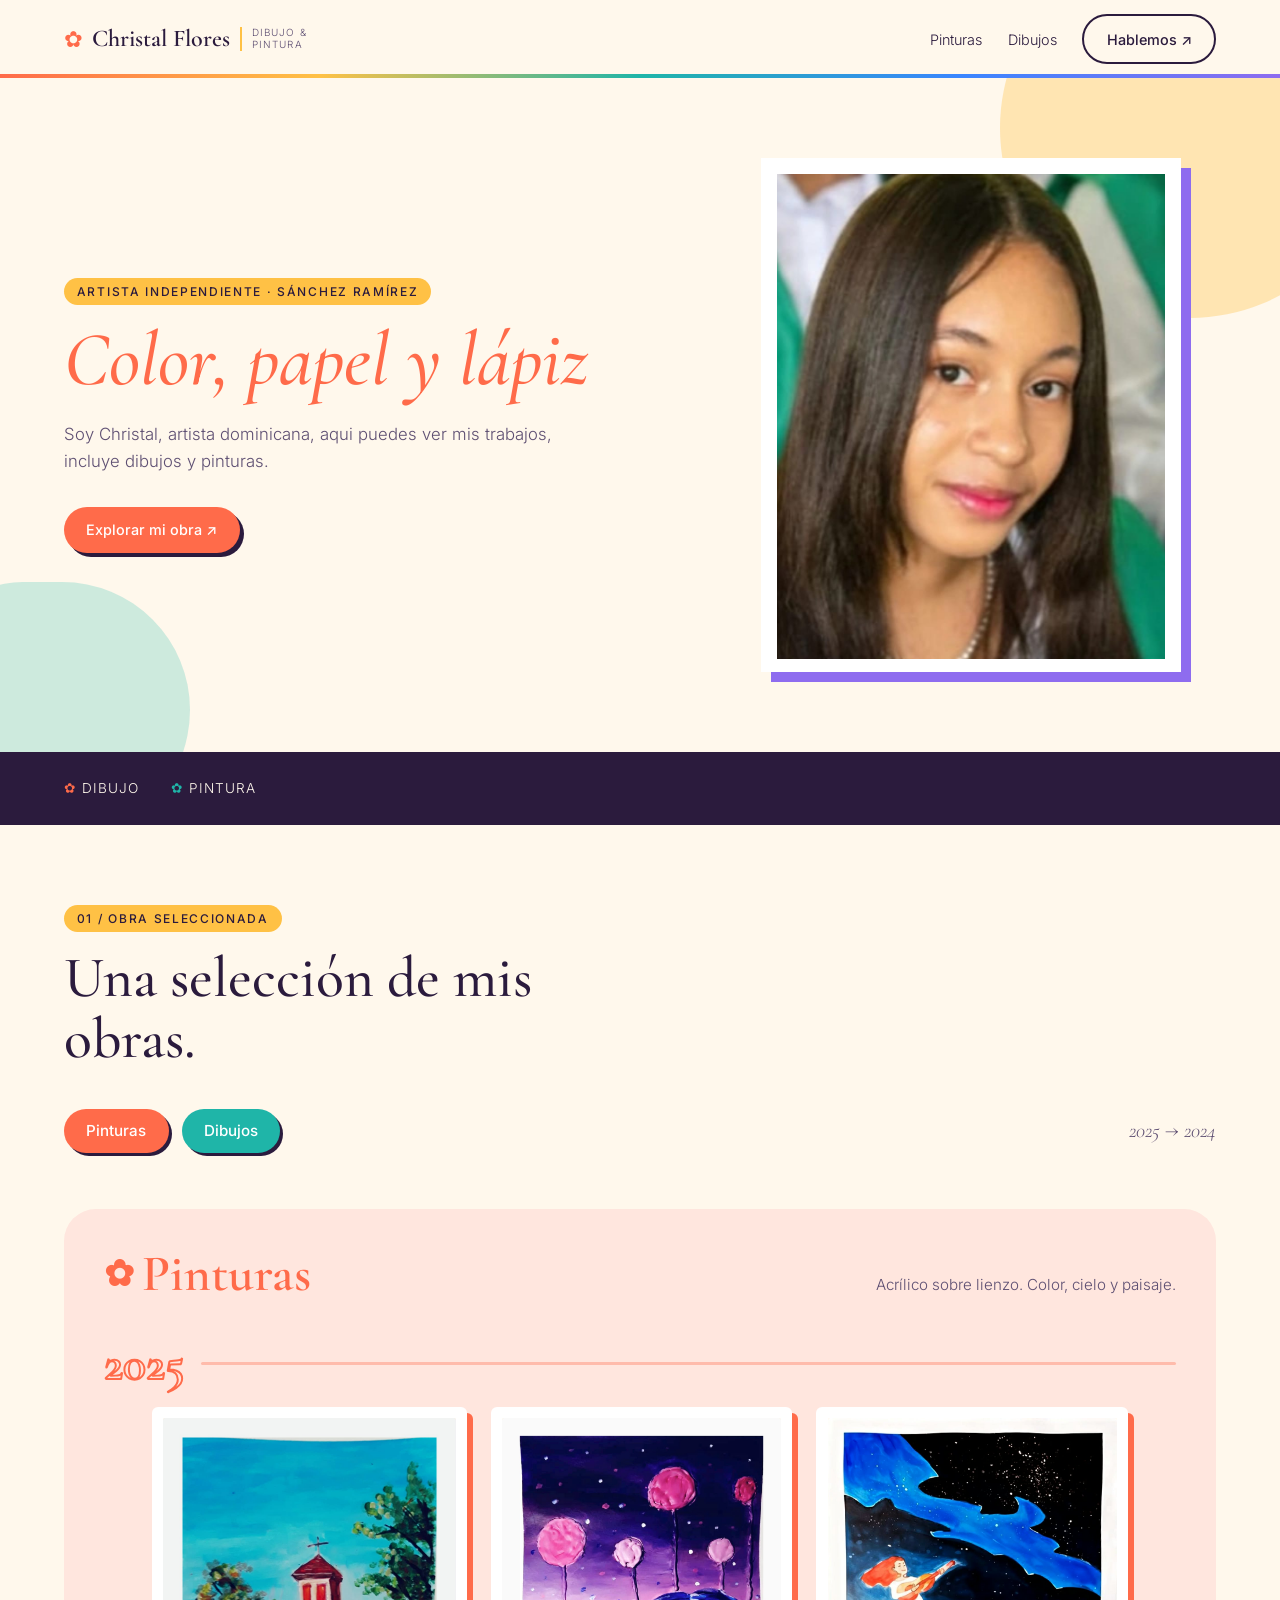
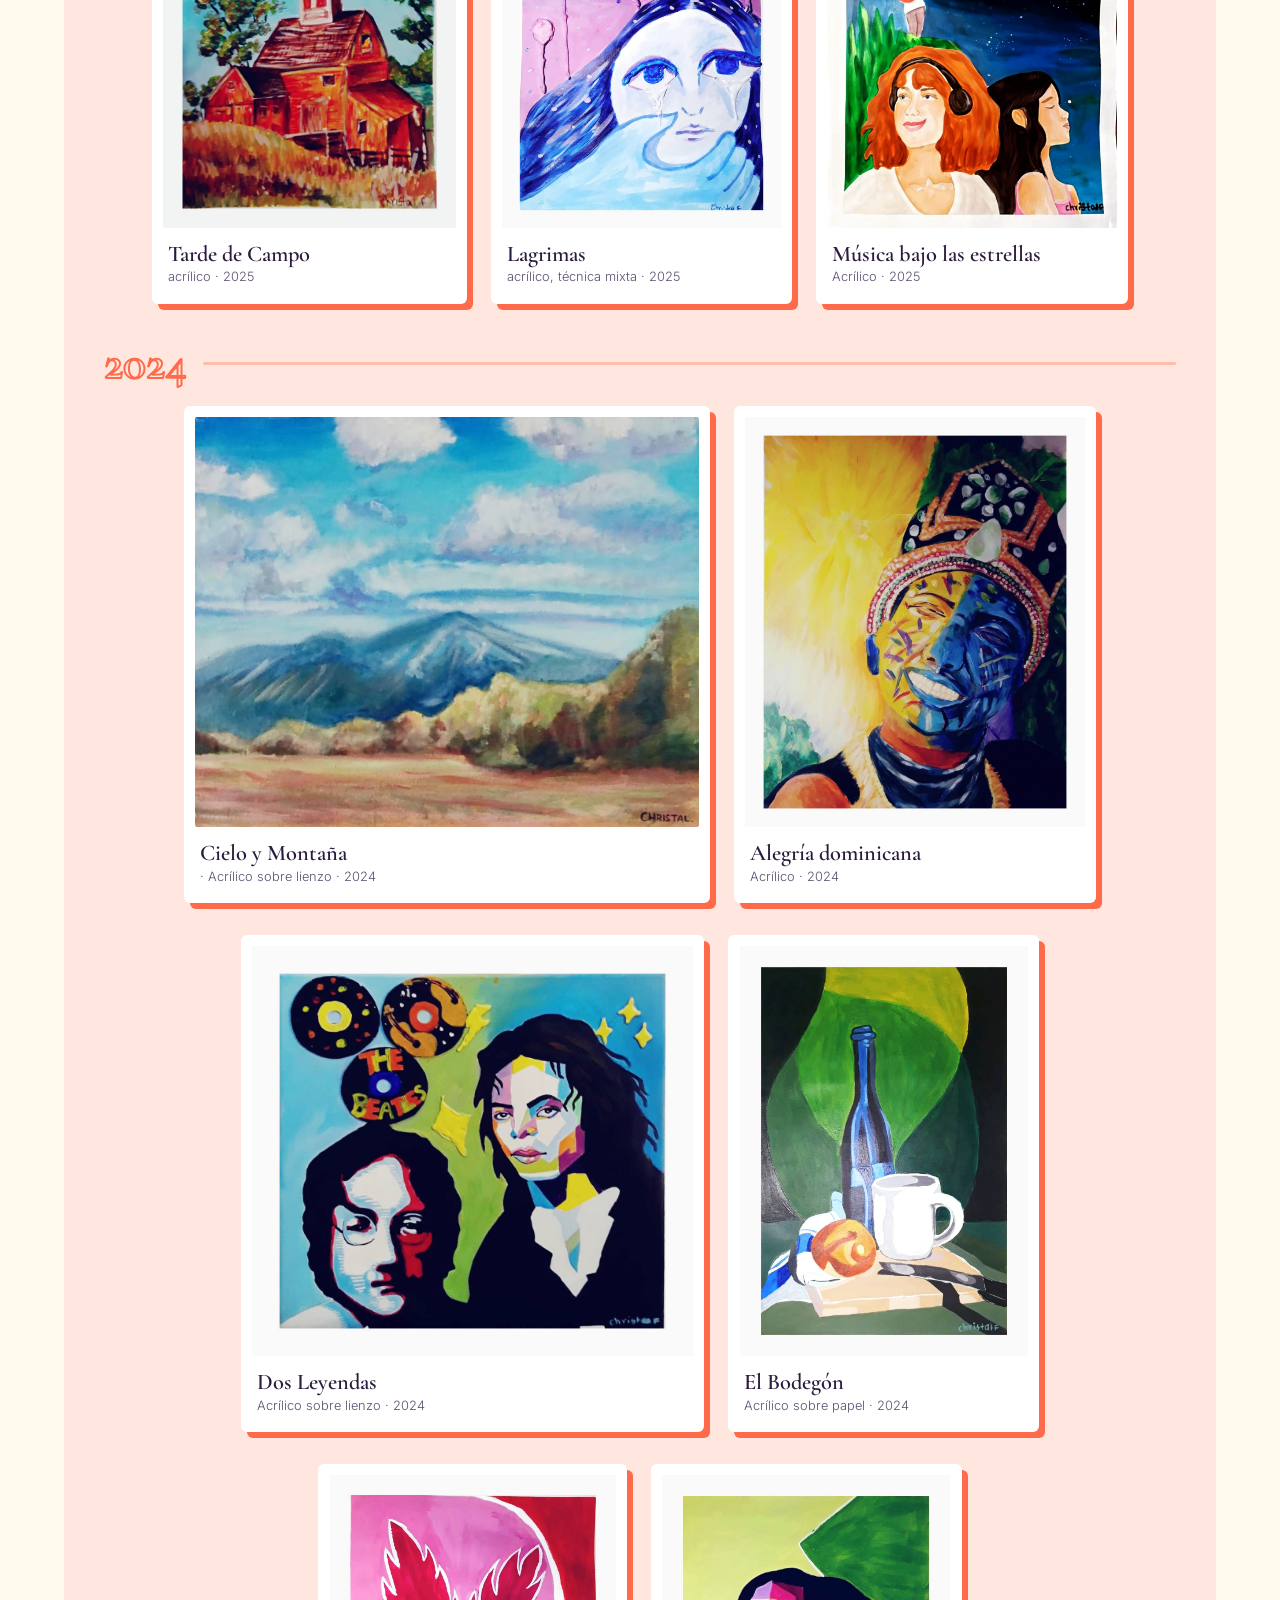
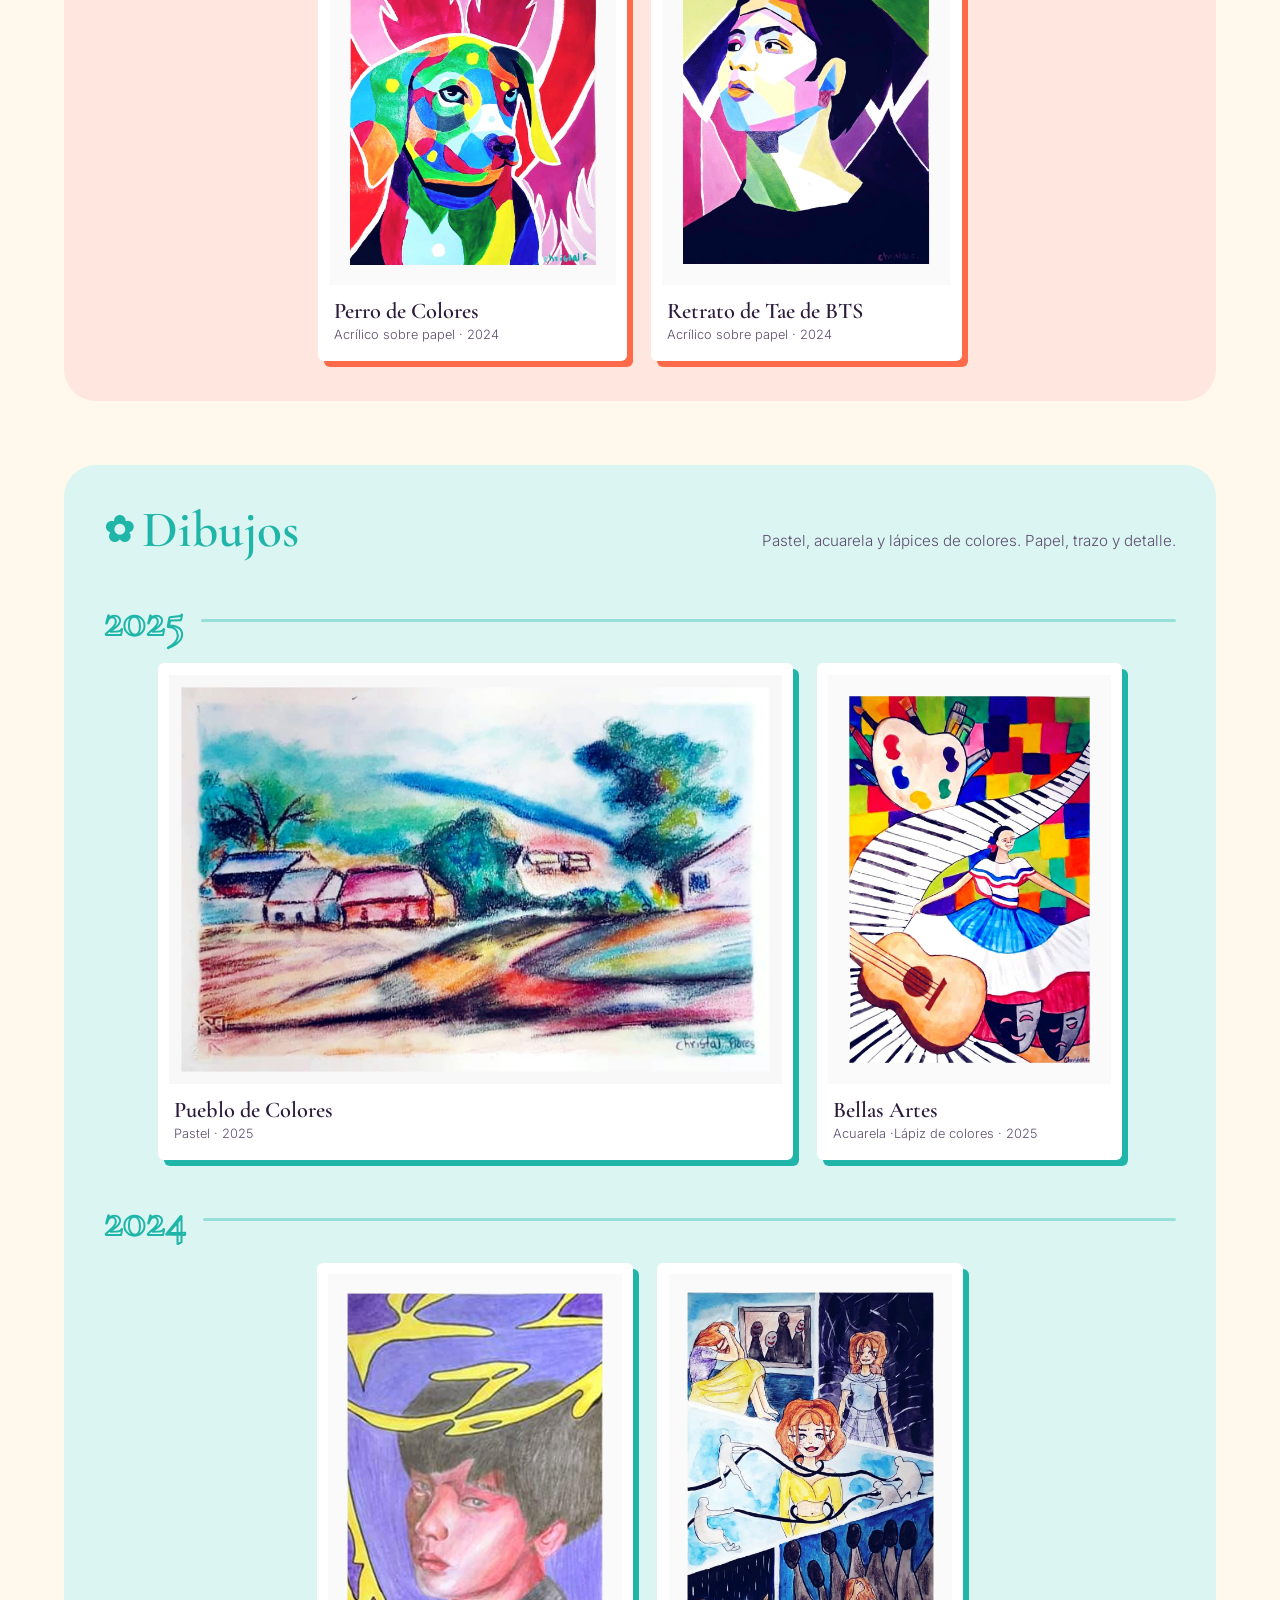
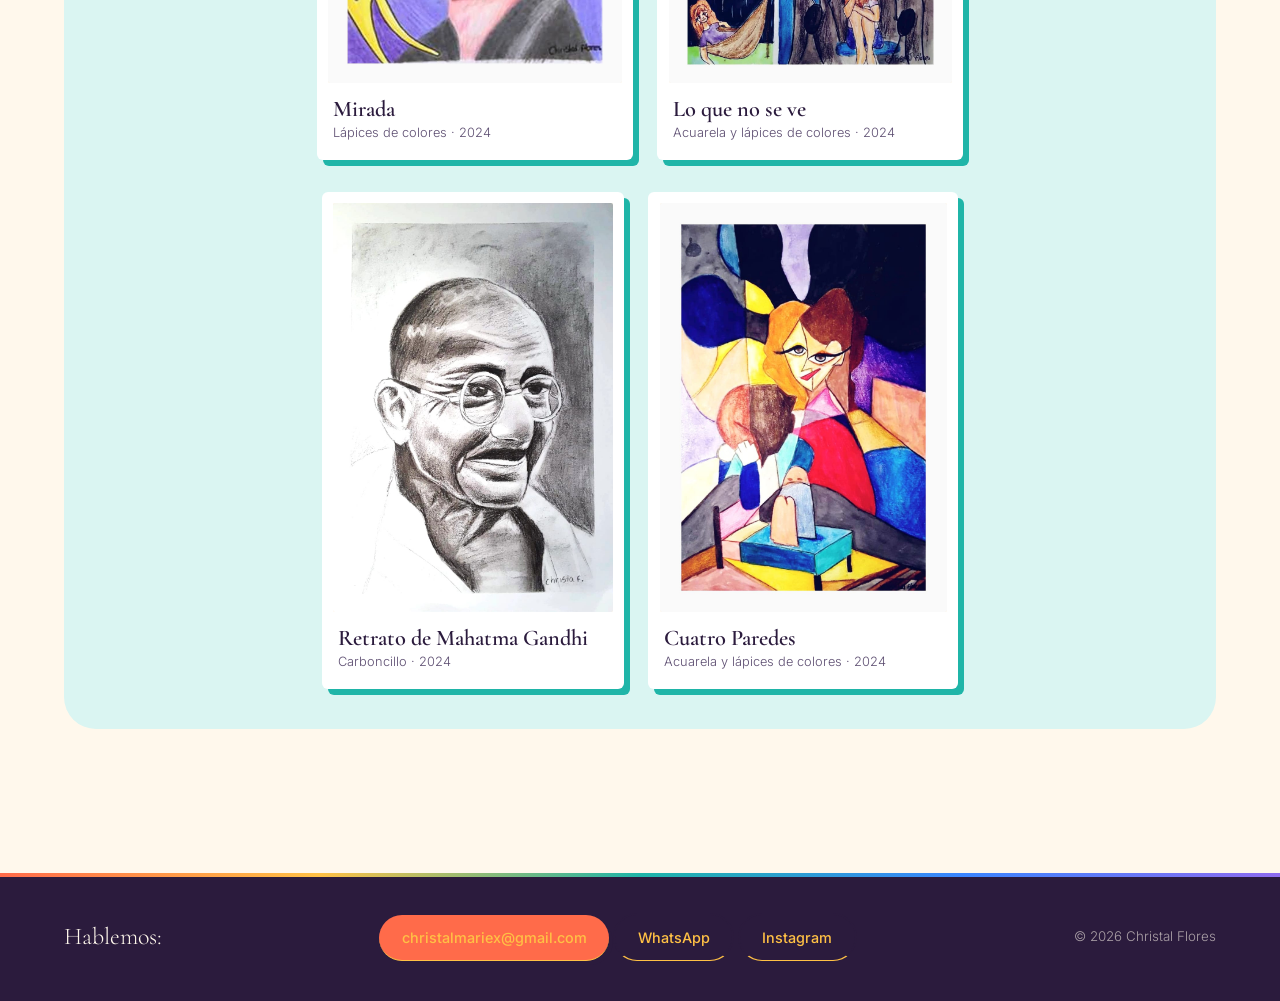
<file: index.html>
<!DOCTYPE html>
<html lang="es">
<head>
  <meta charset="UTF-8">
  <meta name="viewport" content="width=device-width, initial-scale=1">
  <title>Christal Flores · Dibujo y Pintura</title>
  <link rel="preconnect" href="https://fonts.googleapis.com">
  <link rel="preconnect" href="https://fonts.gstatic.com" crossorigin>
  <link href="https://fonts.googleapis.com/css2?family=Cormorant+Garamond:ital,wght@0,400;0,500;0,600;1,400&family=Inter:wght@300;400;500&family=Caveat:wght@400;500&display=swap" rel="stylesheet">
  <link rel="stylesheet" href="style.css">
</head>
<body>

  <header class="header">
    <a href="#inicio" class="logo">
      <span class="logo__icono" aria-hidden="true">✿</span>
      <span class="logo__nombre">Christal Flores</span>
      <span class="logo__lema">Dibujo &amp;<br>Pintura</span>
    </a>
    <nav class="nav" aria-label="Principal">
      <ul>
        <li><a href="#pinturas">Pinturas</a></li>
        <li><a href="#dibujos">Dibujos</a></li>
        <li><a href="#contacto" class="btn btn--borde">Hablemos ↗</a></li>
      </ul>
    </nav>
  </header>

  <main>
    <section class="hero" id="inicio">
      <div class="hero__texto">
        <p class="etiqueta">Artista independiente · Sánchez Ramírez </p>
        <h1> <em>Color, papel y lápiz </em></h1>
        <p class="hero__descripcion">Soy Christal, artista dominicana, aqui puedes ver mis trabajos, incluye dibujos y pinturas.</p>
        <div class="hero__acciones">
          <a href="#obra" class="btn btn--lleno">Explorar mi obra ↗</a>
        </div>
      </div>

      <figure class="hero__marco">
        <div class="hero__imagen">
          <img src=" img/foto-christal.jpeg " alt=" Retrato de Christal Flores, artista dominicana, con cabello largo y oscuro y sonriendo.">
        </div>
      </figure>
    </section>

    <section class="franja" aria-label="Especialidades">
      <ul class="franja__lista">
        <li>Dibujo</li>
        <li>Pintura</li>
      </ul>
    </section>

    <section class="obra" id="obra">
      <div class="obra__cabecera">
        <div>
          <p class="etiqueta">01 / Obra seleccionada</p>
          <h2>Una selección de mis obras.</h2>
        </div>
      </div>

      <nav class="indice" aria-label="Secciones de la obra">
        <ul>
          <li><a href="#pinturas" class="indice__item indice__item--pintura"><span>Pinturas</span></a></li>
          <li><a href="#dibujos" class="indice__item indice__item--dibujo"><span>Dibujos</span></a></li>
        </ul>
        <span class="indice__anios">2025 → 2024</span>
      </nav>

      <!--
        ================================================================
        CÓMO AGREGAR TUS IMÁGENES NUEVAS
        Los espacios pendientes ya están armados. Solo cambia 4 cosas
        dentro de cada <article>:
          1) img src="img/..."   -> el nombre de tu archivo (carpeta img)
          2) alt="..."           -> describe lo que se ve en la obra
          3) <h5>...</h5>        -> el título
          4) <p>...</p>          -> técnica · año
        Los espacios pendientes usan estos nombres de archivo:
          pintura-nueva-1.jpeg ... pintura-nueva-4.jpeg
          dibujo-nuevo-1.jpeg y dibujo-nuevo-2.jpeg
        (puedes ponerle a tus fotos esos nombres, o cambiar el src)
        La pintura nueva 1 es la HORIZONTAL (tiene class "pieza__imagen--horizontal").
        Cuando ya tenga su imagen, esa clase puede quedarse o borrarse.
        ================================================================
      -->

      <!-- ===== PINTURAS ===== -->
      <section class="coleccion coleccion--pintura" id="pinturas">
        <header class="coleccion__cabecera">
          <h3 class="coleccion__titulo">Pinturas</h3>
          <p class="coleccion__texto">Acrílico sobre lienzo. Color, cielo y paisaje.</p>
        </header>

        <div class="anio">
          <h4 class="anio__titulo">2025</h4>
          <div class="galeria">
            <article class="pieza">
              <a href="#">
                <div class="pieza__imagen"><img src=" img/tarde-de-camp.jpeg " alt=" Una casa de madera roja entre arboles, bajo un cielo turqueza  "></div>
                <div class="pieza__info">
                  <h5>Tarde de Campo</h5>
                  <p>acrílico   · 2025</p>
                </div>
              </a>
            </article>
            <article class="pieza">
              <a href="#">
                <div class="pieza__imagen"><img src="img/lagrimas.jpeg" alt="una paleta de colores,un piano, una bailarina con traje tipico y fondo de colores. "></div>
                <div class="pieza__info">
                  <h5>Lagrimas</h5>
                  <p>acrílico, técnica mixta
                     · 2025</p>
                </div>
              </a>
            </article>
            <article class="pieza">
              <a href="#">
                <div class="pieza__imagen"><img src="img/img-musica-bajo-las-estrellas.jpeg" alt="Pintura en acrílico: música bajo las estrellas"></div>
                <div class="pieza__info">
                  <h5>Música bajo las estrellas</h5>
                  <p>Acrílico · 2025</p>
                </div>
              </a>
            </article>
          </div>
        </div>

        <div class="anio">
          <h4 class="anio__titulo">2024</h4>

          <!-- Fila 1 -->
          <div class="galeria">
            <article class="pieza">
              <a href="#">
                <div class="pieza__imagen pieza__imagen--clara"><img src="img/Cielo-y-montana.jpeg   " alt=" Un paisaje pintado con pinceladas suaves baje un cielo azul montanas y nubes espaciosas   "></div>
                <div class="pieza__info">
                  <h5>Cielo y Montaña</h5>
                  <p> · Acrílico sobre lienzo · 2024</p>
                </div>
              </a>
            </article>
            <article class="pieza">
              <a href="#">
                <div class="pieza__imagen"><img src="img/Alegria-dominicana.jpeg" alt="retrato de una persona en carnaval.joven tocando el violin,bajo un cielo azul conmuchas estrellas ,mientras a su lado dos personas una sintiendo la musica y otra en silencio"></div>
                <div class="pieza__info">
                  <h5> Alegría dominicana</h5>
                  <p>Acrílico · 2024</p>
                </div>
              </a>
            </article>
          </div>

          <!-- Fila 2 (la primera es la HORIZONTAL) -->
          <div class="galeria">
            <article class="pieza">
              <a href="#">
                <div class="pieza__imagen pieza__imagen--horizontal"><img src="img/dos-leyendas.jpeg" alt="retrato de dos leyendas"></div>
                <div class="pieza__info">
                  <h5>Dos Leyendas</h5>
                  <p>Acrílico sobre lienzo · 2024</p>
                </div>
              </a>
            </article>
            <article class="pieza">
              <a href="#">
                <div class="pieza__imagen"><img src=" img/el-bodegon.jpeg " alt="El Bodegón"></div>
                <div class="pieza__info">
                  <h5>El Bodegón</h5>
                  <p>Acrílico sobre papel · 2024</p>
                </div>
              </a>
            </article>
          </div>


          <div class="galeria">
            <article class="pieza">
              <a href="#">
                <div class="pieza__imagen"><img src="img/perro-de-colores.jpeg" alt="Perro de colores"></div>
                <div class="pieza__info">
                  <h5>Perro de Colores</h5>
                  <p>Acrílico sobre papel · 2024</p>
                </div>
              </a>
            </article>
            <article class="pieza">
              <a href="#">
                <div class="pieza__imagen"><img src="img/retrato-de-Tae-de-bts.jpeg " alt="retrato de Tae de BTS"></div>
                <div class="pieza__info">
                  <h5>Retrato de Tae de BTS</h5>
                  <p>Acrílico sobre papel · 2024</p>
                </div>
              </a>
            </article>
          </div>
        </div>
      </section>

      
      
      <section class="coleccion coleccion--dibujo" id="dibujos">
        <header class="coleccion__cabecera">
          <h3 class="coleccion__titulo">Dibujos</h3>
          <p class="coleccion__texto">Pastel, acuarela y lápices de colores. Papel, trazo y detalle.</p>
        </header>

        <div class="anio">
          <h4 class="anio__titulo">2025</h4>
          <div class="galeria">
            <article class="pieza">
              <a href="#">
                <div class="pieza__imagen"><img src=" img/pueblo-de-colores.jpeg " alt=" un pueblo con mucha vida y arboles "></div>
                <div class="pieza__info">
                  <h5>Pueblo de Colores</h5>
                  <p>Pastel · 2025</p>
                </div>
              </a>
            </article>
            <article class="pieza">
              <a href="#">
                <div class="pieza__imagen"><img src="img/bellas-artes.jpeg " alt=" una composicion sobre sobre todas las areas de artes visuales"></div>
                <div class="pieza__info">
                  <h5>Bellas Artes</h5>
                  <p>Acuarela ·Lápiz de colores · 2025</p>
                </div>
              </a>
            </article>
          </div>
        </div>

        <div class="anio">
          <h4 class="anio__titulo">2024</h4>

          <!-- Fila 1 -->
          <div class="galeria">
            <article class="pieza">
              <a href="#">
                <div class="pieza__imagen"><img src="img/mirada.jpeg" alt=" Una chica con mirada triste y sus emociones cayendo a la vez."></div>
                <div class="pieza__info">
                  <h5>Mirada</h5>
                  <p>Lápices de colores · 2024</p>
                </div>
              </a>
            </article>
            <article class="pieza">
              <a href="#">
                <div class="pieza__imagen"><img src="img/lo-que-no-se-ve.jpeg" alt=" composicion  de diveros emociones que puede sentir una persona ante la presion social. "></div>
                <div class="pieza__info">
                  <h5>Lo que no se ve</h5>
                  <p>Acuarela y lápices de colores · 2024</p>
                </div>
              </a>
            </article>
          </div>

        
          <div class="galeria">
            <article class="pieza">
              <a href="#">
                <div class="pieza__imagen"><img src=" img/retrato-mahatma-gandhi.jpeg " alt="Retrato de Mahatma Gandhi"></div>
                <div class="pieza__info">
                  <h5>Retrato de Mahatma Gandhi</h5>
                  <p>Carboncillo · 2024</p>
                </div>
              </a>
            </article>
            <article class="pieza">
              <a href="#">
                <div class="pieza__imagen"><img src=" img/cuatro-paredes.jpeg " alt="Dibujo nuevo 2"></div>
                <div class="pieza__info">
                  <h5>Cuatro Paredes</h5>
                  <p>Acuarela y lápices de colores · 2024</p>
                </div>
              </a>
            </article>
          </div>
        </div>
      </section>
    </section>
  </main>

 <footer class="footer" id="contacto">
  <p>Hablemos:</p>
  <div class="footer__botones">
    <a href="https://mail.google.com/mail/?view=cm&amp;fs=1&amp;to=christalmariex@gmail.com&amp;su=Hola%20Christal" class="btn btn--lleno" target="_blank" rel="noopener">christalmariex@gmail.com</a>
    <a href="https://wa.me/18297528780" class="btn btn--borde" target="_blank" rel="noopener">WhatsApp</a>
    <a href="https://www.instagram.com/chriss_paint?vrfl=cjNoajdleTJqOGVv" class="btn btn--borde" target="_blank" rel="noopener">Instagram</a>
  </div>
  <small>© 2026 Christal Flores</small>
</footer>
   
    
</body>
</html>
</file>
<file: style.css>
:root {
  --crema: #FFF8EC;
  --papel: #FFEFD6;
  --tinta: #2B1B3D;
  --tinta-suave: #5E4F72;
  --coral: #FF6B4A;
  --mostaza: #FFC145;
  --turquesa: #1FB5A8;
  --lila: #8E6CEF;
  --rosa: #FF8FB1;
  --azul: #3A86FF;
  --alto-obra: clamp(200px, min(62vh, 32vw), 560px);
  --serif: "Cormorant Garamond", Georgia, serif;
  --sans: "Inter", system-ui, sans-serif;
  --mano: "Caveat", cursive;
}

*, *::before, *::after {
  box-sizing: border-box;
  margin: 0;
  padding: 0;
}

html {
  scroll-behavior: smooth;
  scroll-padding-top: 90px;
}

body {
  background: var(--crema);
  color: var(--tinta);
  font-family: var(--sans);
  font-weight: 300;
  line-height: 1.6;
  overflow-x: hidden;
}

img {
  display: block;
  max-width: 100%;
}

ul {
  list-style: none;
}

a {
  color: inherit;
  text-decoration: none;
}

.etiqueta {
  display: inline-block;
  font-size: .75rem;
  letter-spacing: .14em;
  text-transform: uppercase;
  font-weight: 500;
  color: var(--tinta);
  background: var(--mostaza);
  padding: .25rem .8rem;
  border-radius: 999px;
  margin-bottom: 1rem;
}

.nota {
  font-family: var(--mano);
  font-size: 1.3rem;
  color: var(--lila);
}

.btn {
  display: inline-block;
  padding: .7rem 1.4rem;
  border-radius: 999px;
  font-size: .9rem;
  font-weight: 500;
  transition: .25s;
}

.btn--lleno {
  background: var(--coral);
  color: #fff;
  box-shadow: 4px 4px 0 var(--tinta);
}

.btn--lleno:hover {
  transform: translate(-2px, -2px);
  box-shadow: 6px 6px 0 var(--tinta);
}

.btn--borde {
  border: 2px solid var(--tinta);
}

.btn--borde:hover {
  background: var(--tinta);
  color: var(--crema);
}

.header {
  position: sticky;
  top: 0;
  z-index: 10;
  display: flex;
  justify-content: space-between;
  align-items: center;
  gap: 1rem;
  padding: .9rem 5vw;
  background: rgba(255, 248, 236, .94);
  backdrop-filter: blur(8px);
}

.header::after {
  content: "";
  position: absolute;
  left: 0;
  right: 0;
  bottom: 0;
  height: 4px;
  background: linear-gradient(90deg, var(--coral), var(--mostaza), var(--turquesa), var(--azul), var(--lila));
}

.logo {
  display: flex;
  align-items: center;
  gap: .6rem;
}

.logo__icono {
  color: var(--coral);
  font-size: 1.4rem;
}

.logo__nombre {
  font-family: var(--serif);
  font-size: 1.5rem;
  font-weight: 600;
}

.logo__lema {
  font-size: .62rem;
  letter-spacing: .12em;
  text-transform: uppercase;
  line-height: 1.2;
  color: var(--tinta-suave);
  border-left: 2px solid var(--mostaza);
  padding-left: .6rem;
}

.nav ul {
  display: flex;
  align-items: center;
  gap: 1.6rem;
  font-size: .9rem;
}

.nav a:not(.btn):hover {
  color: var(--coral);
}

.hero {
  position: relative;
  overflow: hidden;
  display: grid;
  grid-template-columns: 1.1fr .9fr;
  gap: 4rem;
  align-items: center;
  padding: 5rem 5vw;
  background: var(--crema);
}

.hero::before {
  content: "";
  position: absolute;
  width: 380px;
  height: 380px;
  border-radius: 50%;
  background: var(--mostaza);
  opacity: .35;
  top: -140px;
  right: -100px;
}

.hero::after {
  content: "";
  position: absolute;
  width: 260px;
  height: 260px;
  border-radius: 42% 58% 60% 40%;
  background: var(--turquesa);
  opacity: .22;
  bottom: -90px;
  left: -70px;
}

.hero > * {
  position: relative;
  z-index: 1;
}

.hero h1 {
  font-family: var(--serif);
  font-weight: 500;
  font-size: clamp(2.8rem, 6vw, 5rem);
  line-height: 1.02;
  margin-bottom: 1.4rem;
}

.hero h1 em {
  color: var(--coral);
  font-style: italic;
}

.hero__descripcion {
  max-width: 34rem;
  color: var(--tinta-suave);
  font-size: 1.05rem;
  margin-bottom: 2rem;
}

.hero__marco {
  position: relative;
  background: #fff;
  padding: 1rem 1rem .8rem;
  box-shadow: 10px 10px 0 var(--lila);
  max-width: 420px;
  justify-self: center;
}

.hero__imagen {
  aspect-ratio: 4 / 5;
  overflow: hidden;
  background: var(--papel);
}

.hero__imagen img {
  width: 100%;
  height: 100%;
  object-fit: cover;
}

.hero__marco figcaption {
  display: flex;
  justify-content: space-between;
  align-items: center;
  padding-top: .6rem;
  font-size: .8rem;
  color: var(--tinta-suave);
}

.nota--ventana {
  position: absolute;
  left: -2.5rem;
  bottom: 3rem;
  background: var(--mostaza);
  color: var(--tinta);
  padding: .1rem .8rem;
  border-radius: 4px;
}

.franja {
  display: flex;
  flex-wrap: wrap;
  justify-content: space-between;
  align-items: center;
  gap: 1rem 2rem;
  padding: 1.6rem 5vw;
  background: var(--tinta);
  color: var(--crema);
}

.franja__titulo {
  font-family: var(--serif);
  font-style: italic;
  font-size: 1.5rem;
  color: var(--mostaza);
}

.franja__lista {
  display: flex;
  flex-wrap: wrap;
  gap: .5rem 2rem;
  font-size: .85rem;
  letter-spacing: .08em;
  text-transform: uppercase;
}

.franja__lista li::before {
  content: "✿ ";
}

.franja__lista li:nth-child(1)::before {
  color: var(--coral);
}

.franja__lista li:nth-child(2)::before {
  color: var(--turquesa);
}

.franja__lista li:nth-child(3)::before {
  color: var(--rosa);
}

.franja__lista li:nth-child(4)::before {
  color: var(--mostaza);
}

.obra {
  padding: 5rem 5vw;
}

.obra__cabecera {
  display: grid;
  grid-template-columns: 1.2fr 1fr;
  gap: 2rem;
  align-items: end;
  margin-bottom: 2.5rem;
}

.obra h2 {
  font-family: var(--serif);
  font-weight: 500;
  font-size: clamp(2.2rem, 4.5vw, 3.6rem);
  line-height: 1.05;
}

.obra__intro {
  color: var(--tinta-suave);
}

.indice {
  display: flex;
  flex-wrap: wrap;
  justify-content: space-between;
  align-items: center;
  gap: 1rem;
  margin-bottom: 3.5rem;
}

.indice ul {
  display: flex;
  flex-wrap: wrap;
  gap: .8rem;
}

.indice__item {
  display: block;
  padding: .6rem 1.4rem;
  border-radius: 999px;
  color: #fff;
  font-weight: 500;
  font-size: .95rem;
  box-shadow: 3px 3px 0 var(--tinta);
  transition: transform .2s;
}

.indice__item:hover {
  transform: translate(-2px, -2px);
}

.indice__item--pintura {
  background: var(--coral);
}

.indice__item--dibujo {
  background: var(--turquesa);
}

.indice__item--explo {
  background: var(--lila);
}

.indice__anios {
  font-family: var(--serif);
  font-style: italic;
  font-size: 1.3rem;
  color: var(--tinta-suave);
}

.coleccion {
  --acento: var(--coral);
  --fondo: #FFE6DE;
  margin-bottom: 4rem;
  padding: 2.5rem;
  background: var(--fondo);
  border-radius: 32px;
  position: relative;
}

.coleccion--dibujo {
  --acento: var(--turquesa);
  --fondo: #DAF5F2;
}

.coleccion--explo {
  --acento: var(--lila);
  --fondo: #ECE5FF;
}

.coleccion__cabecera {
  display: flex;
  flex-wrap: wrap;
  justify-content: space-between;
  align-items: baseline;
  gap: .5rem 2rem;
  margin-bottom: 2.5rem;
}

.coleccion__titulo {
  font-family: var(--serif);
  font-weight: 600;
  font-size: clamp(2.2rem, 4.5vw, 3.2rem);
  color: var(--acento);
  line-height: 1;
}

.coleccion__titulo::before {
  content: "✿ ";
  font-size: .7em;
  vertical-align: .1em;
}

.coleccion__texto {
  color: var(--tinta-suave);
  font-size: .95rem;
  max-width: 28rem;
}

.anio {
  margin-bottom: 2.2rem;
}

.anio:last-child {
  margin-bottom: 0;
}

.anio__titulo {
  display: flex;
  align-items: center;
  gap: 1rem;
  font-family: var(--serif);
  font-weight: 600;
  font-size: 3rem;
  line-height: 1;
  margin-bottom: 1.2rem;
  color: transparent;
  -webkit-text-stroke: 2px var(--acento);
}

.anio__titulo::after {
  content: "";
  flex: 1;
  height: 3px;
  border-radius: 3px;
  background: var(--acento);
  opacity: .35;
}

.galeria {
  display: flex;
  flex-wrap: wrap;
  justify-content: center;
  align-items: flex-start;
  gap: 1.5rem;
}

.pieza {
  min-width: 0;
  transition: transform .3s;
}

.pieza:hover {
  transform: translateY(-6px);
}

.pieza > a {
  display: block;
  background: #fff;
  padding: .7rem .7rem 1rem;
  border-radius: 6px;
  box-shadow: 6px 6px 0 var(--acento);
}

.pieza__imagen {
  overflow: hidden;
  background: var(--papel);
  border-radius: 2px;
}

.pieza__imagen--clara {
  background: #fff;
}

.pieza__imagen img {
  width: auto;
  height: var(--alto-obra);
  max-width: 100%;
  object-fit: contain;
  transition: transform .5s;
}

.pieza a:hover .pieza__imagen img {
  transform: scale(1.04);
}

.pieza__info {
  width: 0;
  min-width: 100%;
  margin-top: .8rem;
  padding: 0 .3rem;
}

.pieza__info h5 {
  font-family: var(--serif);
  font-weight: 600;
  font-size: 1.4rem;
  line-height: 1.2;
}

.pieza__info p {
  font-size: .8rem;
  color: var(--tinta-suave);
}

.pieza--vacia .pieza__imagen {
  display: flex;
  flex-direction: column;
  align-items: center;
  justify-content: center;
  gap: .3rem;
  width: min(100%, 260px);
  margin: 0 auto;
  aspect-ratio: 4 / 5;
  max-height: min(62vh, 560px);
  background: rgba(255, 255, 255, .55);
  border: 2px dashed var(--acento);
  border-radius: 6px;
  color: var(--acento);
}

.pieza--vacia .mas {
  font-size: 2.6rem;
  line-height: 1;
  font-weight: 300;
}

.pieza--vacia small {
  font-family: var(--mano);
  font-size: 1.15rem;
  text-align: center;
}

.pieza--vacia:hover .pieza__imagen {
  background: #fff;
}

.footer {
  position: relative;
  display: flex;
  flex-wrap: wrap;
  justify-content: space-between;
  align-items: center;
  gap: 1rem;
  padding: 2.5rem 5vw;
  background: var(--tinta);
  color: var(--crema);
}

.footer::before {
  content: "";
  position: absolute;
  top: 0;
  left: 0;
  right: 0;
  height: 4px;
  background: linear-gradient(90deg, var(--coral), var(--mostaza), var(--turquesa), var(--azul), var(--lila));
}

.footer p {
  font-family: var(--serif);
  font-size: 1.5rem;
}

.footer a {
  color: var(--mostaza);
  border-bottom: 1px solid currentColor;
}

.footer small {
  color: rgba(255, 248, 236, .6);
}

@media (max-width: 860px) {
  :root {
    --alto-obra: clamp(180px, 28vw, 560px);
  }


  .hero, .obra__cabecera {
    grid-template-columns: 1fr;
  }

  .hero {
    padding: 3rem 5vw;
    gap: 3rem;
  }

  .nav ul {
    gap: .9rem;
    font-size: .8rem;
  }

  .logo__lema {
    display: none;
  }

  .nota--ventana {
    left: -.5rem;
  }
}

@media (max-width: 560px) {

  .coleccion {
    padding: 1.5rem 1rem;
    border-radius: 22px;
  }

  .galeria {
    flex-direction: column;
    align-items: center;
    gap: 1.2rem;
  }

  .pieza {
    width: min(100%, 440px);
  }

  .pieza__imagen img {
    width: 100%;
    height: auto;
  }

  .pieza > a {
    padding: .4rem .4rem .7rem;
    box-shadow: 4px 4px 0 var(--acento);
  }

  .pieza__info h5 {
    font-size: 1.1rem;
  }

  .header {
    flex-wrap: wrap;
    justify-content: center;
    row-gap: .5rem;
    padding: .7rem 4vw .9rem;
  }

  .logo__nombre {
    font-size: 1.3rem;
    white-space: nowrap;
  }

  .nav {
    width: 100%;
  }

  .nav ul {
    flex-wrap: wrap;
    justify-content: center;
    gap: .3rem .9rem;
    font-size: .78rem;
  }

  .nav .btn {
    padding: .35rem .8rem;
    white-space: nowrap;
  }

  .nota--ventana {
    position: static;
    display: inline-block;
    margin-top: .8rem;
  }

  .pieza--vacia small {
    font-size: 1rem;
  }

  .anio__titulo {
    font-size: 2.4rem;
  }
}

.galeria + .galeria { margin-top: 2rem; }
.pieza__imagen img { aspect-ratio: auto 4 / 5; }
.pieza__imagen--horizontal img { aspect-ratio: auto 7 / 5; }
</file>
